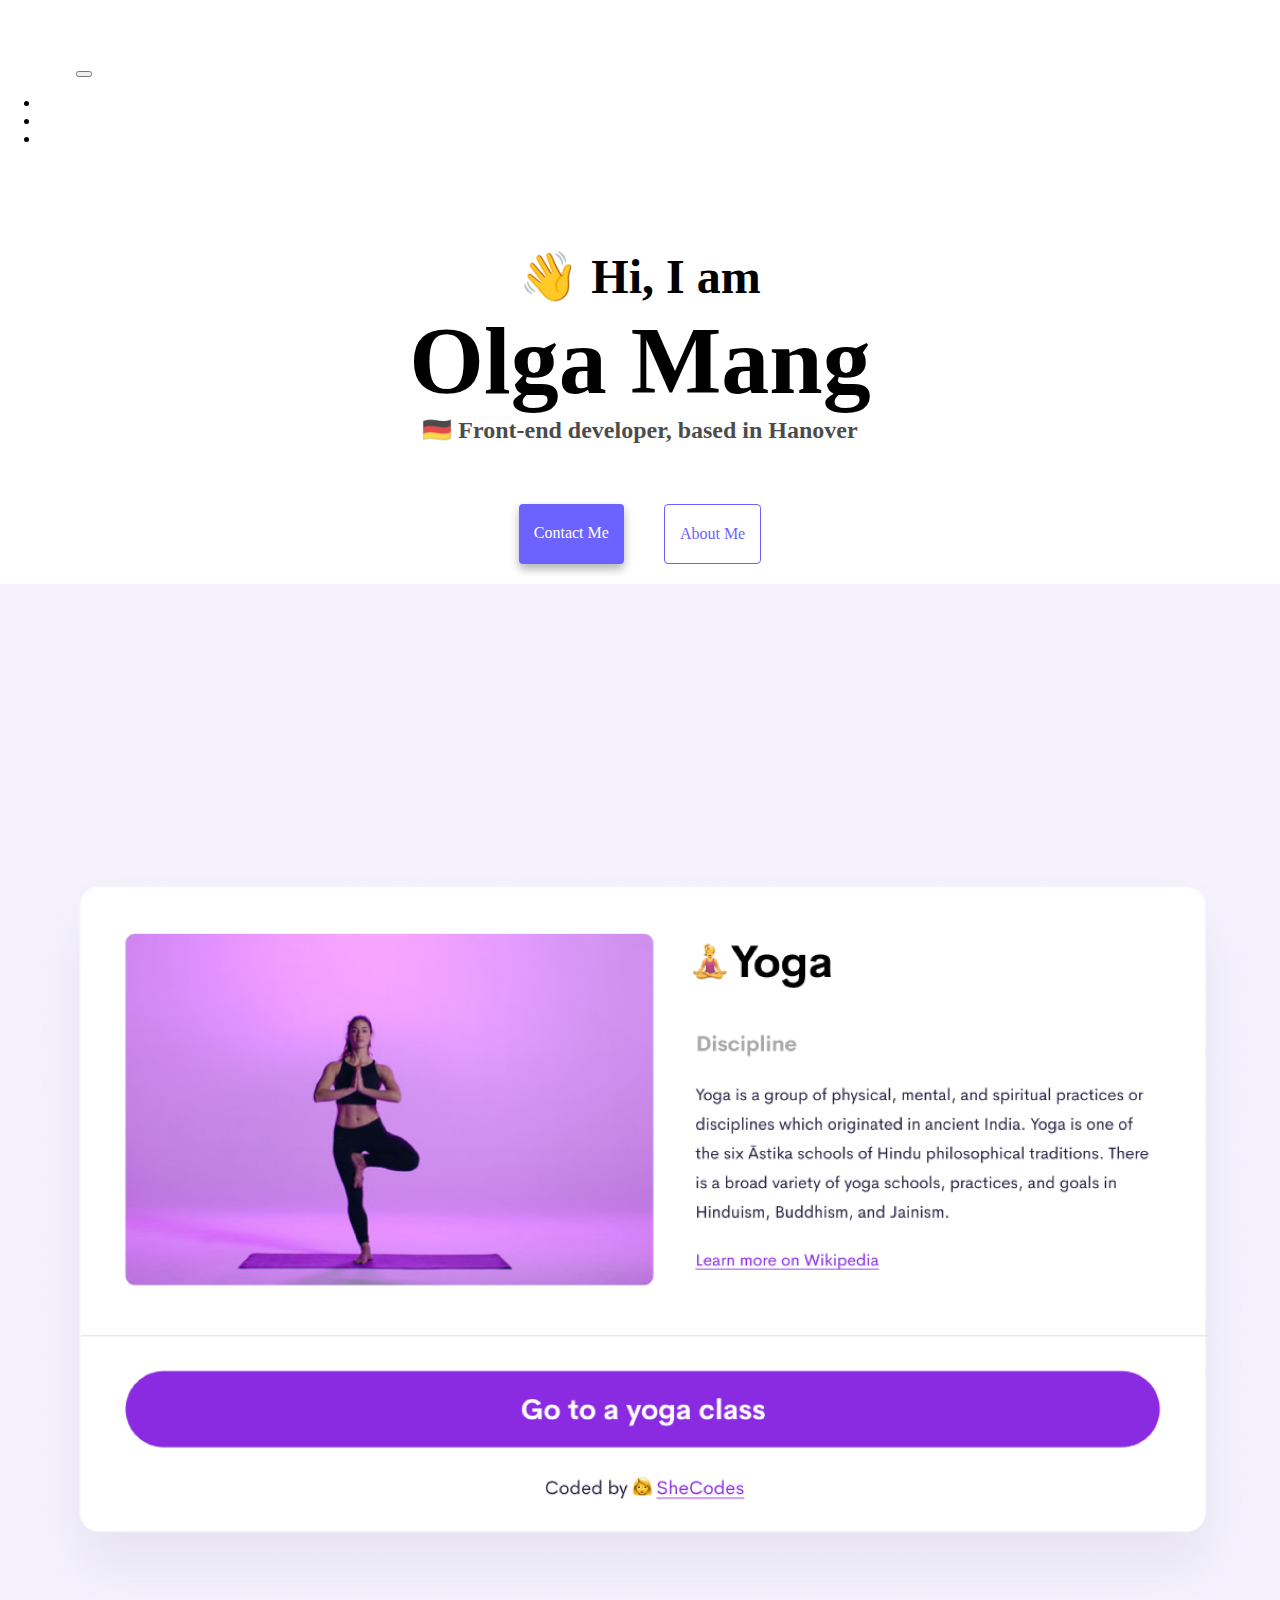
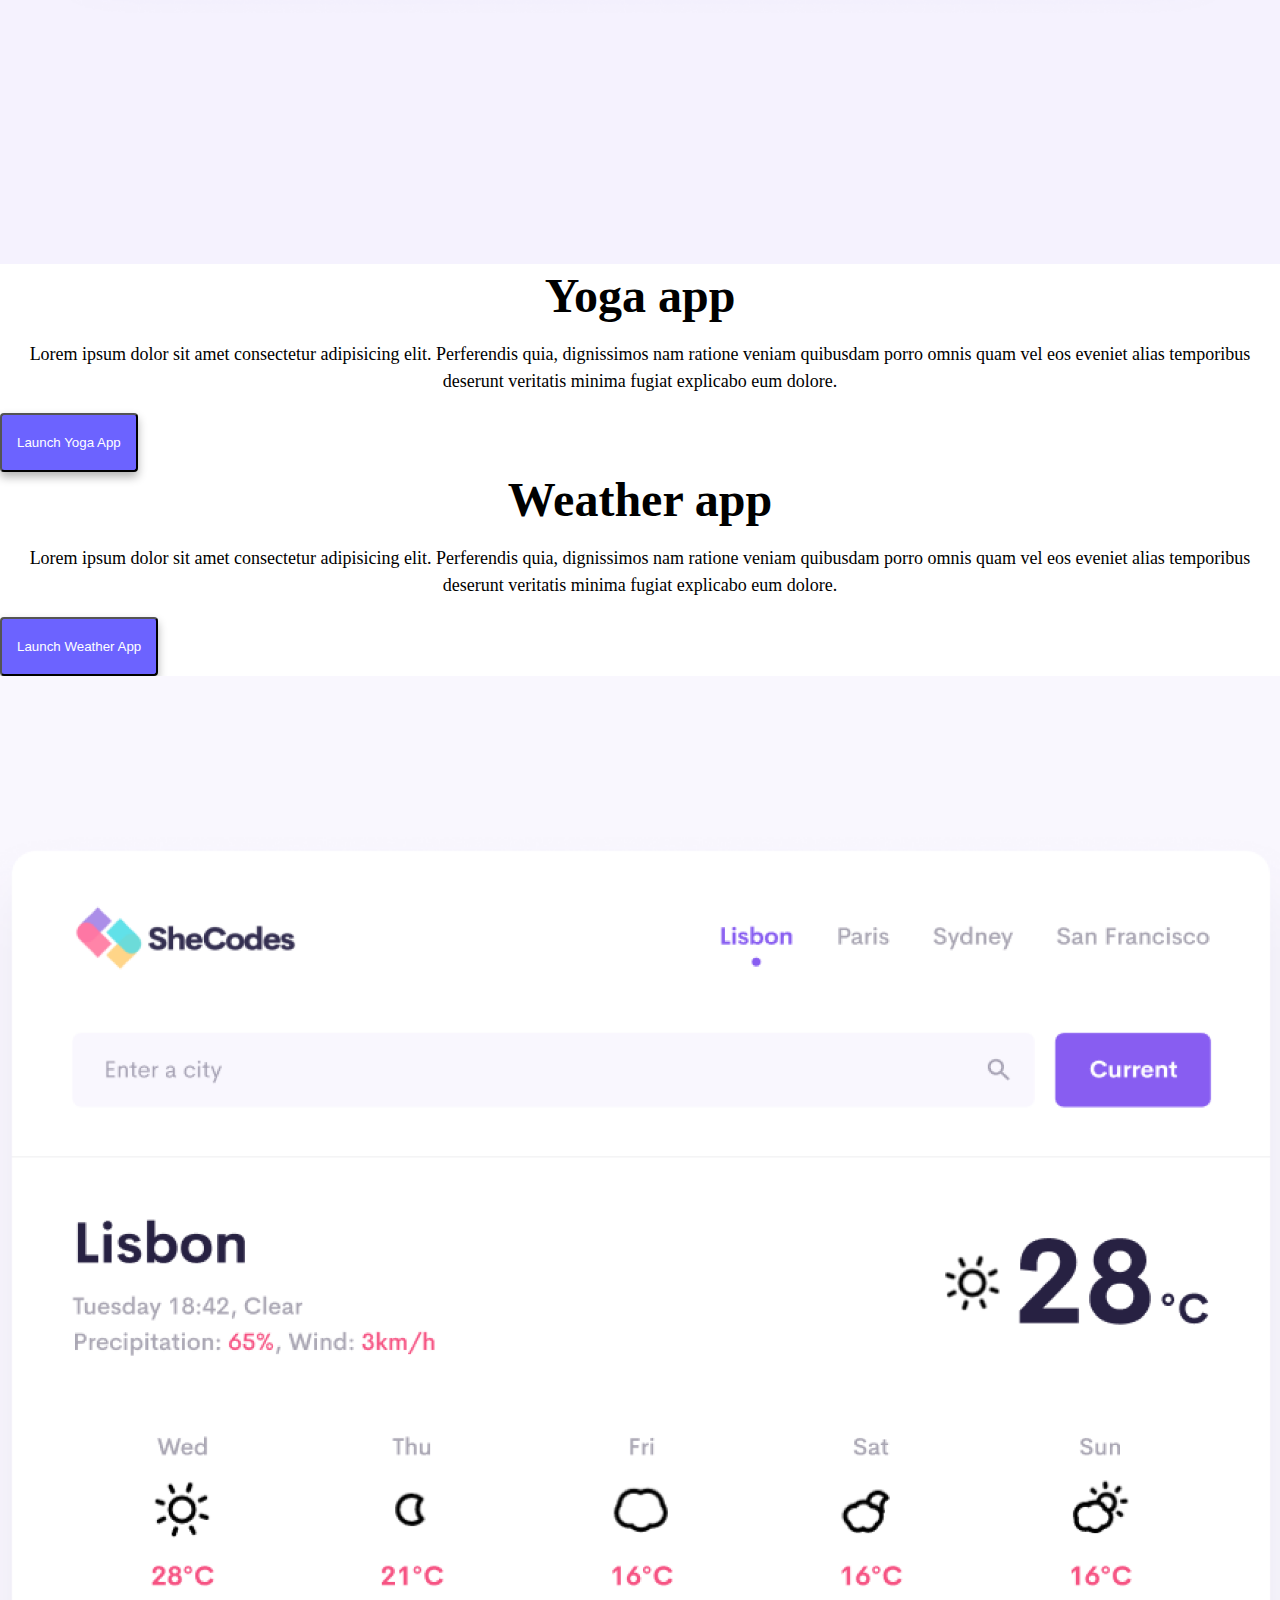
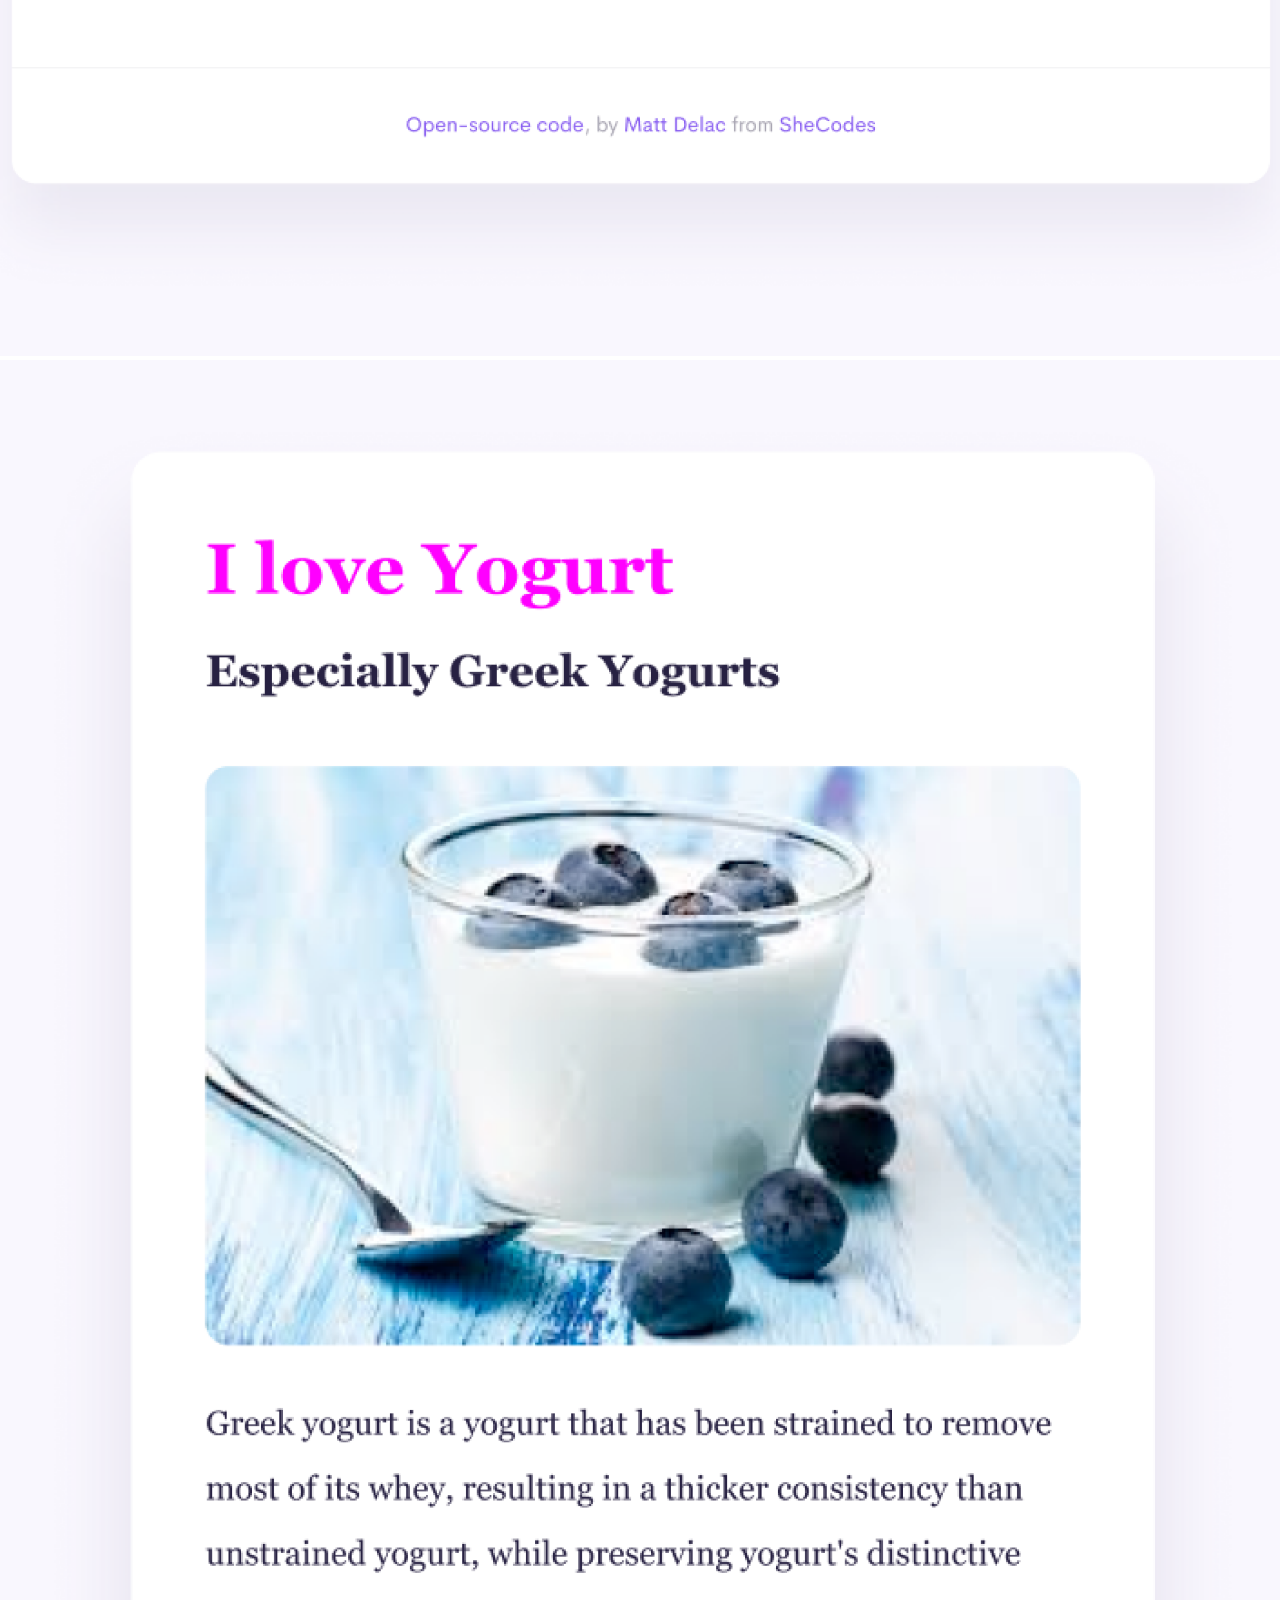
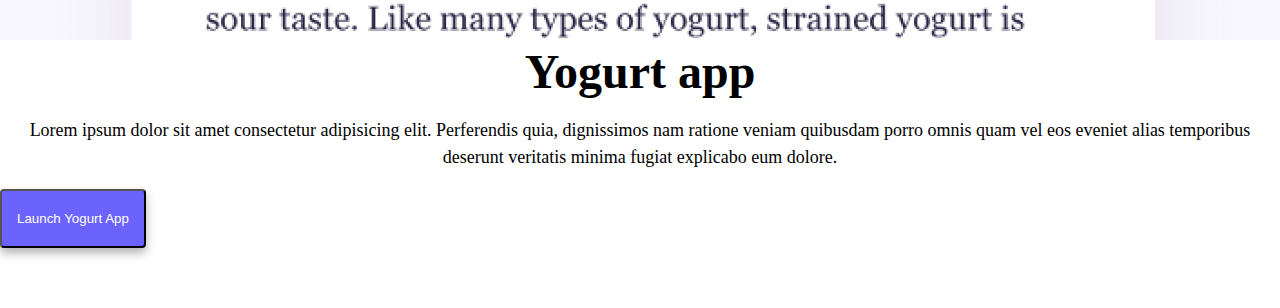
<file: index.html>
<!DOCTYPE html>
<html lang="en">
  <head>
    <meta charset="UTF-8" />
    <meta http-equiv="X-UA-Compatible" content="IE=edge" />
    <meta name="viewport" content="width=device-width, initial-scale=1.0" />
   <meta name="description" content="Olga Mang is a front-end developer from Germany. This website provides further information on her project as well as contact details for collaboration.">
    <title>Front-end developer | Olga Mang</title>
    <script
      src="https://cdn.jsdelivr.net/npm/bootstrap@5.1.3/dist/js/bootstrap.bundle.min.js"
      integrity="sha384-ka7Sk0Gln4gmtz2MlQnikT1wXgYsOg+OMhuP+IlRH9sENBO0LRn5q+8nbTov4+1p"
      crossorigin="anonymous"
    ></script>

    <link
      href="https://cdn.jsdelivr.net/npm/bootstrap@5.1.3/dist/css/bootstrap.min.css"
      rel="stylesheet"
      integrity="sha384-1BmE4kWBq78iYhFldvKuhfTAU6auU8tT94WrHftjDbrCEXSU1oBoqyl2QvZ6jIW3"
      crossorigin="anonymous"
    />
    <link rel="stylesheet" href="/visuals/style.css" />
  </head>
  <body>
    <nav class="navbar navbar-expand-lg navbar-light bg-light fixed-top">
      <div class="container">
        <a class="navbar-brand" href="/">Olga Mang</a>
        <button
          class="navbar-toggler"
          type="button"
          data-bs-toggle="collapse"
          data-bs-target="#navbarNav"
          aria-controls="navbarNav"
          aria-expanded="false"
          aria-label="Toggle navigation"
        >
          <span class="navbar-toggler-icon"></span>
        </button>
        <div class="collapse navbar-collapse" id="navbarNav">
          <ul class="navbar-nav">
            <li class="nav-item">
              <a class="nav-link active" title="Homepage" aria-current="page" href="/"
                >Home</a
              >
            </li>
            <li class="nav-item">
              <a class="nav-link" title="About Olga Mang" href="/about.html">About me</a>
            </li>
            <li class="nav-item">
              <a class="nav-link" title="Contact Olga Mang" href="/about.html#contact">Contact me</a>
            </li>
          </ul>
        </div>
      </div>
    </nav>
    <h2 id="hello">👋 Hi, I am</h2>
    <h1>Olga Mang</h1>
    <h3>🇩🇪 Front-end developer, based in Hanover</h3>
    <div class="navigation-links mb-5">
      <a href="about.html#contact" class="contact-link" title="Contact Olga Mang">Contact me</a>
      <a href="about.html" class="about-link" title="About Olga Mang">About me</a>
    </div>
    <div class="container">
        <div class="row">
          <div class="col-md-6">
            <img id="yoga-image" src="/visuals/yoga.png" alt="Image of the Yoga landing page" class="img-fluid rounded">
          </div>
          <div class="col-md-6">
            <h2 class="mb-3 text-sm-start">Yoga app</h2>
            <p class="text-sm-start">Lorem ipsum dolor sit amet consectetur adipisicing elit. Perferendis quia, dignissimos nam ratione veniam quibusdam porro omnis quam vel eos eveniet alias temporibus deserunt veritatis minima fugiat explicabo eum dolore. </p>
          <div class="mt-5 yoga-button">
              <button type="button" class="btn button">
            <a href="#">Launch Yoga App</a> </button>
          </div>
          </div>
        </div>
          <div class="row mt-5">
          <div class="col-md-6">
              <h2 class="mb-3 text-sm-start">Weather app</h2>
              <p class="text-sm-start">Lorem ipsum dolor sit amet consectetur adipisicing elit. Perferendis quia, dignissimos nam ratione veniam quibusdam porro omnis quam vel eos eveniet alias temporibus deserunt veritatis minima fugiat explicabo eum dolore. </p>
            <div class="mt-5 weather-button">
                <button type="button" class="btn button">
              <a href="#">Launch Weather App</a> </button>
            </div>
            </div>
            <div class="col-md-6">
                <img id="weather-image" src="/visuals/weather.png" alt="Image of the Weather App" class="img-fluid rounded">
              </div>
          </div>
          <div class="row mt-5">
              <div class="col-md-6">
                <img id="yoga-image" src="/visuals/yogurt.png" alt="Image of the Yogurt landing page" class="img-fluid rounded">
              </div>
              <div class="col-md-6">
                <h2 class="mb-3 text-sm-start">Yogurt app</h2>
                <p class="text-sm-start">Lorem ipsum dolor sit amet consectetur adipisicing elit. Perferendis quia, dignissimos nam ratione veniam quibusdam porro omnis quam vel eos eveniet alias temporibus deserunt veritatis minima fugiat explicabo eum dolore. </p>
              <div class="mt-5 yogurt-button">
                  <button type="button" class="btn button">
                <a href="#">Launch Yogurt App</a> </button>
              </div>
              </div>
            </div>
      </div>
    </div>
  </body>
</html>
</file>
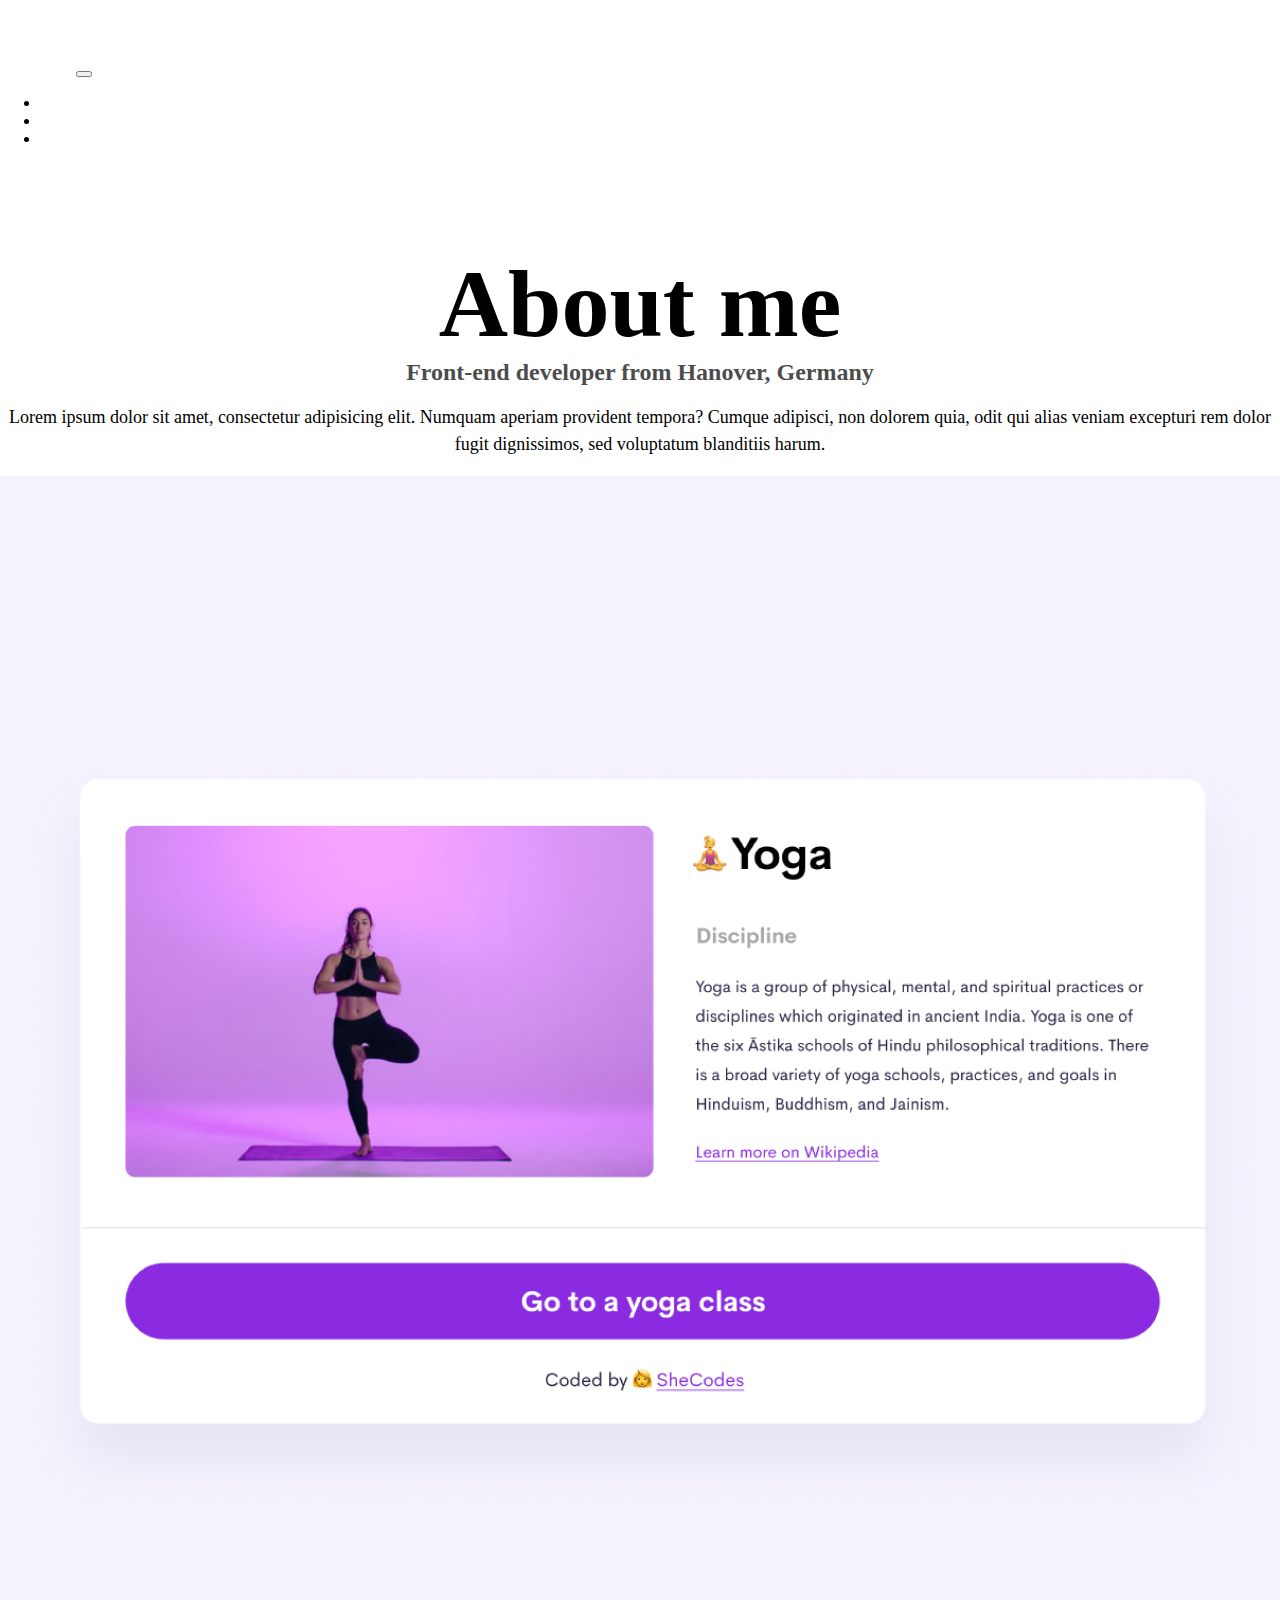
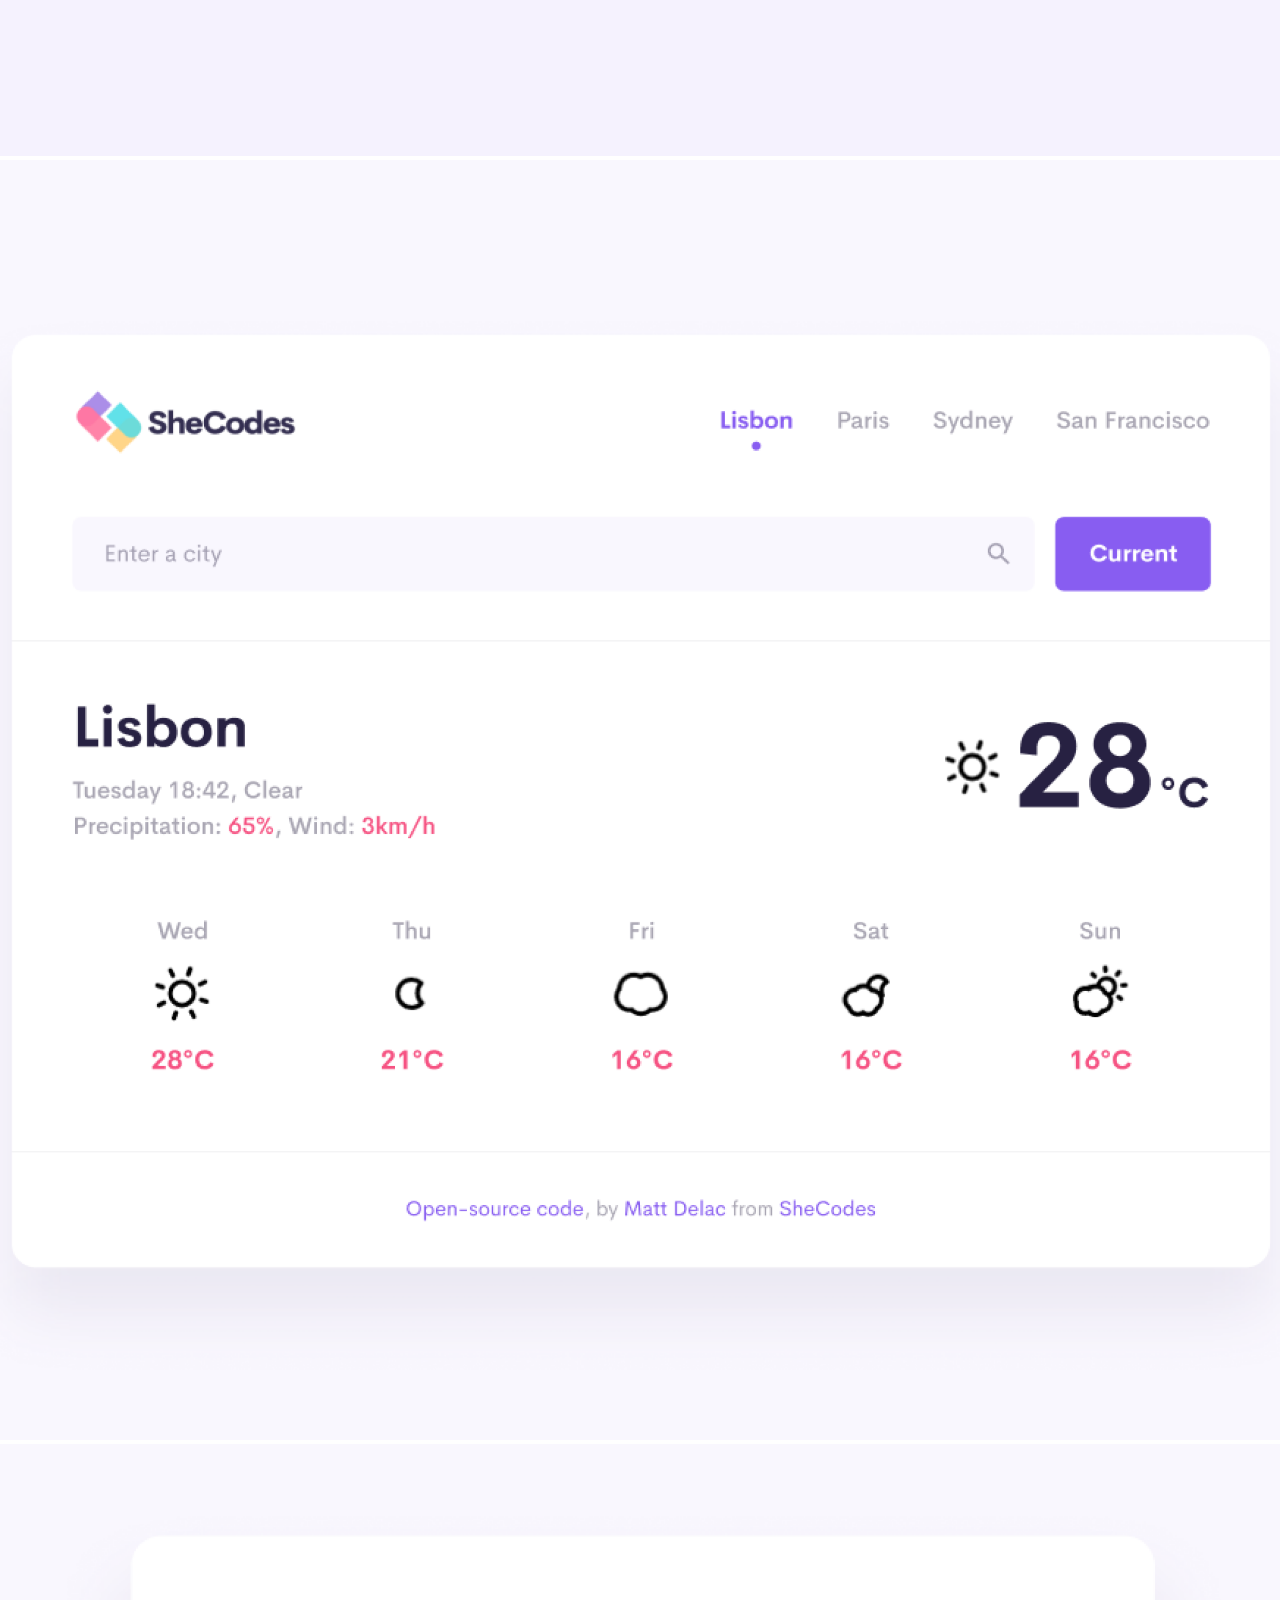
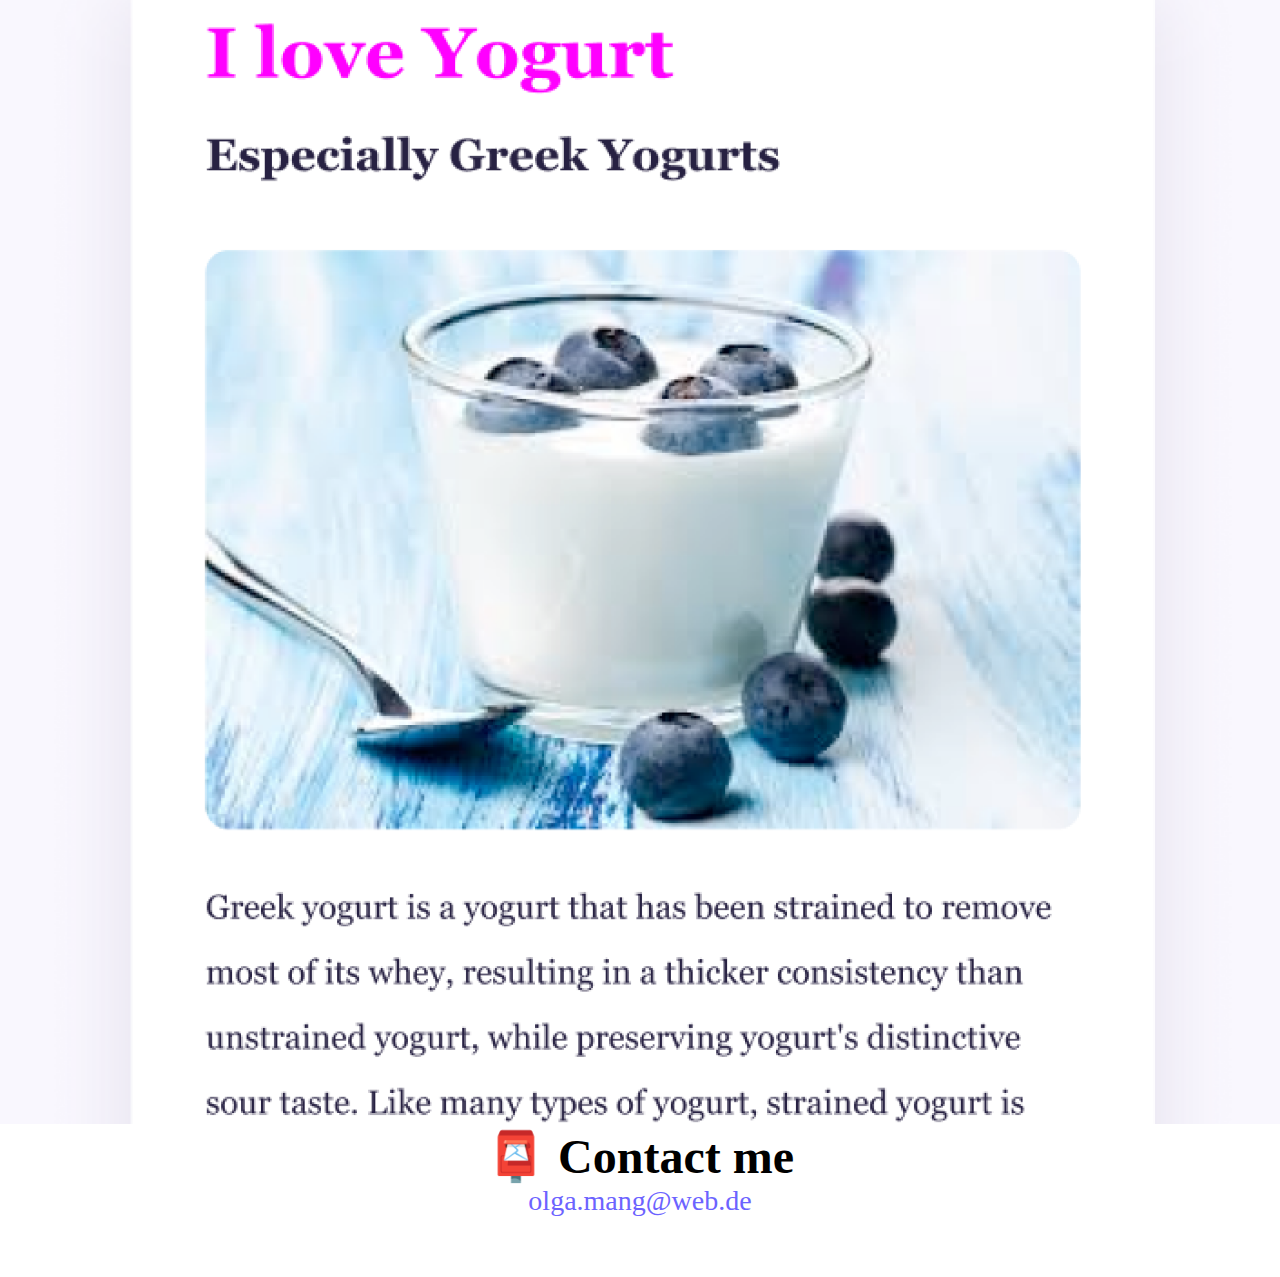
<file: about.html>
<!DOCTYPE html>
<html lang="en">
  <head>
    <meta charset="UTF-8" />
    <meta http-equiv="X-UA-Compatible" content="IE=edge" />
    <meta name="viewport" content="width=device-width, initial-scale=1.0" />
    <link
      href="https://cdn.jsdelivr.net/npm/bootstrap@5.1.3/dist/css/bootstrap.min.css"
      rel="stylesheet"
      integrity="sha384-1BmE4kWBq78iYhFldvKuhfTAU6auU8tT94WrHftjDbrCEXSU1oBoqyl2QvZ6jIW3"
      crossorigin="anonymous"
    />
    <script
      src="https://cdn.jsdelivr.net/npm/bootstrap@5.1.3/dist/js/bootstrap.bundle.min.js"
      integrity="sha384-ka7Sk0Gln4gmtz2MlQnikT1wXgYsOg+OMhuP+IlRH9sENBO0LRn5q+8nbTov4+1p"
      crossorigin="anonymous"
    ></script>
    <link rel="stylesheet" href="/visuals/style.css" />
    <title>About Olga Mang | Front-end developer</title>
  </head>
  <body>
    <nav class="navbar navbar-expand-lg navbar-light bg-light fixed-top">
      <div class="container">
        <a class="navbar-brand" href="/">Olga Mang</a>
        <button
          class="navbar-toggler"
          type="button"
          data-bs-toggle="collapse"
          data-bs-target="#navbarNav"
          aria-controls="navbarNav"
          aria-expanded="false"
          aria-label="Toggle navigation"
        >
          <span class="navbar-toggler-icon"></span>
        </button>
        <div class="collapse navbar-collapse" id="navbarNav">
          <ul class="navbar-nav">
            <li class="nav-item">
              <a class="nav-link" title="Homepage" href="/">Home</a>
            </li>
            <li class="nav-item">
              <a
                class="nav-link active"
                title="About Olga Mang"
                aria-current="page"
                href="/about.html"
                >About me</a
              >
            </li>
            <li class="nav-item">
              <a
                class="nav-link"
                title="Contact Olga Mang"
                href="/about.html#contact"
                >Contact me</a
              >
            </li>
          </ul>
        </div>
      </div>
    </nav>
    <h1 id="about-me" class="text-center">About me</h1>
    <h3 class="mb-4">Front-end developer from Hanover, Germany</h3>
    <p class="m-3">
      Lorem ipsum dolor sit amet, consectetur adipisicing elit. Numquam aperiam
      provident tempora? Cumque adipisci, non dolorem quia, odit qui alias
      veniam excepturi rem dolor fugit dignissimos, sed voluptatum blanditiis
      harum.
    </p>
    <div class="container mb-5">
      <div class="row">
        <div class="col-sm-4">
          <img
            src="/visuals/yoga.png"
            class="img-fluid rounded shadow p-2"
            alt="Image of the Yoga landing page"
          />
        </div>
        <div class="col-sm-4">
          <img
            src="/visuals/weather.png"
            class="img-fluid rounded shadow p-2"
            alt="Image of
          the Weather App"
          />
        </div>
        <div class="col-sm-4">
          <img
            src="/visuals/yogurt.png"
            class="img-fluid rounded shadow p-2"
            alt="Image of the Yogurt landing page"
          />
        </div>
      </div>
    </div>

    <div id="contact">
      <h2>📮 Contact me</h2>
      <a
        href="mailto:olga.mang@web.de"
        title="Contact Olga Mang"
        class="email-link"
      >
        olga.mang@web.de
      </a>
    </div>
  </body>
</html>
</file>
<file: visuals/style.css>
:root {
  --primary-color: #6c63ff;
  --secondary-color: #f5f2fe;
  --box-shadow: 0 5px 10px rgba(0, 0, 0, 0.3);
}

body {
  margin: 60px auto;
}

h1,
h2,
h3 {
  text-align: center;
  margin: 0;
}

h1 {
  font-size: 96px;
}

h2 {
  font-size: 48px;
}

h3 {
  font-size: 24px;
  opacity: 0.7;
}

p {
  border-radius: 4px;
  font-size: 18px;
  line-height: 1.5;
  text-align: center;
}

a {
  color: white;
  text-decoration: none;
}

img {
  max-width: 100%;
}

.navigation-links {
  display: flex;
  margin-top: 40px;
  justify-content: center;
}

.navigation-links a {
  margin: 20px;
  border-radius: 4px;
  padding: 20px 15px;
  text-decoration: none;
  text-transform: capitalize;
}

.contact-link {
  background: var(--primary-color);
  box-shadow: var(--box-shadow);
  color: white;
}

.about-link {
  color: var(--primary-color);
  border: 1px solid var(--primary-color);
}

.homepage-link {
  color: var(--primary-color);
  text-align: center;
  display: block;
}

.about-paragraphs {
  display: flex;
  margin: 30px 0;
}

.about-paragraphs p {
  margin: 10px;
}

.email-link {
  display: flex;
  justify-content: center;
  color: var(--primary-color);
  font-size: 28px;
  text-decoration: none;
}

.email-link:hover {
  text-decoration: underline;
}

.button {
  border-radius: 4px;
  padding: 20px 15px;
  text-decoration: none;
  text-transform: capitalize;
  background: var(--primary-color);
  box-shadow: var(--box-shadow);
  color: white;
}

#about-me,
#hello {
  margin-top: 100px;
}

@media (max-width: 576px) {
  h1,
  h2,
  h3,
  p {
    text-align: center !important;
  }

  h1 {
    font-size: 55px;
    line-height: 1.5;
  }

  h2 {
    font-size: 35px;
  }

  img {
    margin: 10px auto;
  }

  .yogurt-button,
  .yoga-button,
  .weather-button {
    text-align: center;
  }

  #yoga-image,
  #weather-image,
  #yogurt-image {
    display: none;
  }
}
</file>
